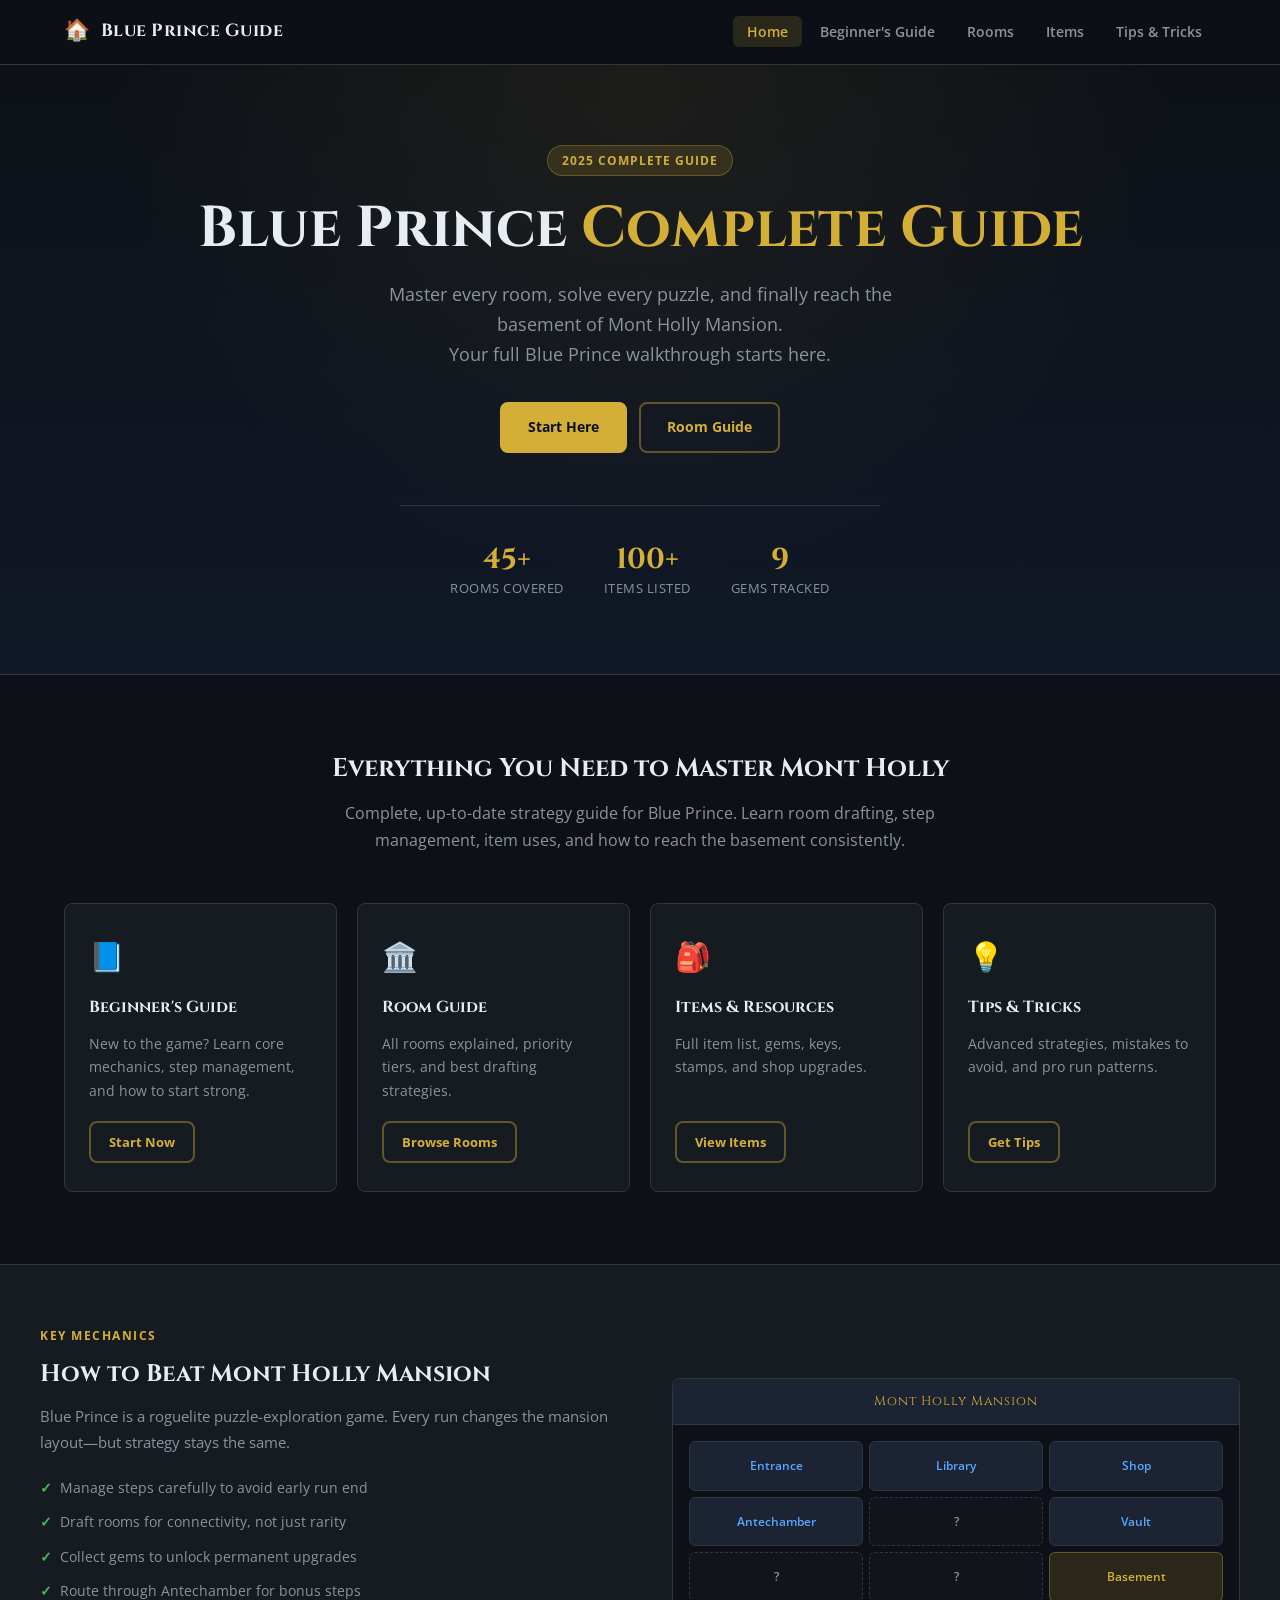
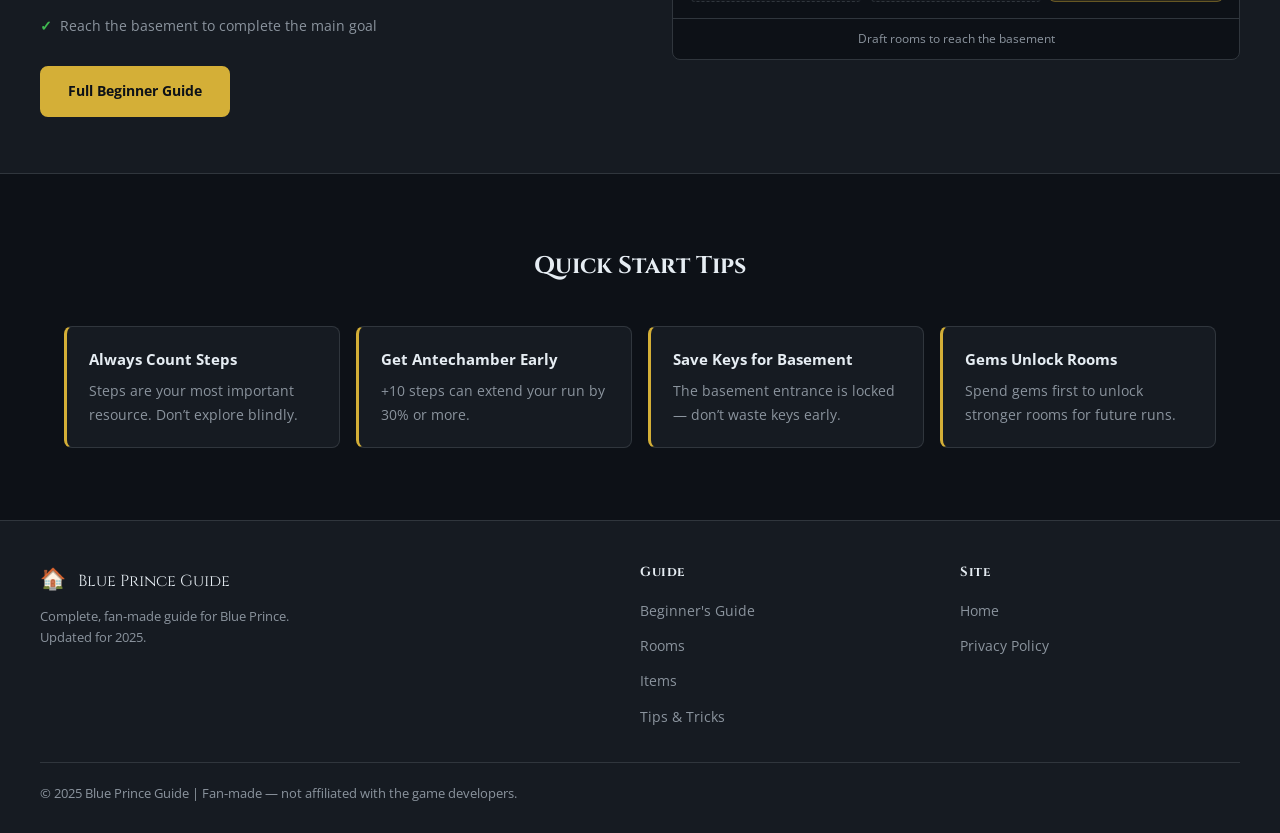
<file: index.html>
<!DOCTYPE html>
<html lang="en">
<head>
  <meta charset="UTF-8">
  <meta name="viewport" content="width=device-width, initial-scale=1.0">
  <title>Blue Prince Guide – Complete Walkthrough 2025</title>
  <meta name="description" content="Complete Blue Prince guide: rooms, items, gems, puzzles, and step-by-step walkthrough to reach the basement.">
  <link rel="stylesheet" href="style.css">
  <link rel="preconnect" href="https://fonts.googleapis.com">
  <link href="https://fonts.googleapis.com/css2?family=Cinzel:wght@400;600;700&family=Open+Sans:wght@400;600&display=swap" rel="stylesheet">
</head>
<body>

<!-- Header -->
<header class="site-header">
  <div class="header-inner">
    <div class="logo">
      <a href="index.html">
        <span class="logo-icon">🏠</span>
        <span class="logo-text">Blue Prince Guide</span>
      </a>
    </div>

    <button class="nav-toggle" id="navToggle" aria-label="Toggle menu">☰</button>

    <nav class="main-nav" id="mainNav">
      <ul>
        <li><a href="index.html" class="active">Home</a></li>
        <li><a href="beginners-guide.html">Beginner's Guide</a></li>
        <li><a href="rooms.html">Rooms</a></li>
        <li><a href="items.html">Items</a></li>
        <li><a href="tips.html">Tips & Tricks</a></li>
      </ul>
    </nav>
  </div>
</header>

<!-- Hero -->
<section class="hero">
  <div class="hero-badge">2025 Complete Guide</div>
  <h1>Blue Prince <span class="accent">Complete Guide</span></h1>
  <p class="hero-subtitle">Master every room, solve every puzzle, and finally reach the basement of Mont Holly Mansion.<br>Your full Blue Prince walkthrough starts here.</p>

  <div class="hero-buttons">
    <a href="beginners-guide.html" class="btn btn-primary">Start Here</a>
    <a href="rooms.html" class="btn btn-secondary">Room Guide</a>
  </div>

  <div class="hero-stats">
    <div class="stat-item">
      <strong>45+</strong>
      <span>Rooms Covered</span>
    </div>
    <div class="stat-item">
      <strong>100+</strong>
      <span>Items Listed</span>
    </div>
    <div class="stat-item">
      <strong>9</strong>
      <span>Gems Tracked</span>
    </div>
  </div>
</section>

<!-- Overview Cards -->
<section class="overview">
  <div class="container">
    <h2>Everything You Need to Master Mont Holly</h2>
    <p>Complete, up-to-date strategy guide for Blue Prince. Learn room drafting, step management, item uses, and how to reach the basement consistently.</p>

    <div class="card-grid">
      <a href="beginners-guide.html" class="guide-card">
        <div class="card-icon">📘</div>
        <h3>Beginner's Guide</h3>
        <p>New to the game? Learn core mechanics, step management, and how to start strong.</p>
        <span class="btn btn-secondary">Start Now</span>
      </a>

      <a href="rooms.html" class="guide-card">
        <div class="card-icon">🏛️</div>
        <h3>Room Guide</h3>
        <p>All rooms explained, priority tiers, and best drafting strategies.</p>
        <span class="btn btn-secondary">Browse Rooms</span>
      </a>

      <a href="items.html" class="guide-card">
        <div class="card-icon">🎒</div>
        <h3>Items & Resources</h3>
        <p>Full item list, gems, keys, stamps, and shop upgrades.</p>
        <span class="btn btn-secondary">View Items</span>
      </a>

      <a href="tips.html" class="guide-card">
        <div class="card-icon">💡</div>
        <h3>Tips & Tricks</h3>
        <p>Advanced strategies, mistakes to avoid, and pro run patterns.</p>
        <span class="btn btn-secondary">Get Tips</span>
      </a>
    </div>
  </div>
</section>

<!-- Feature Strip -->
<section class="feature-strip">
  <div class="feature-strip-inner">
    <div class="feature-text">
      <div class="label">Key Mechanics</div>
      <h2>How to Beat Mont Holly Mansion</h2>
      <p>Blue Prince is a roguelite puzzle-exploration game. Every run changes the mansion layout—but strategy stays the same.</p>
      <ul class="check-list">
        <li>Manage steps carefully to avoid early run end</li>
        <li>Draft rooms for connectivity, not just rarity</li>
        <li>Collect gems to unlock permanent upgrades</li>
        <li>Route through Antechamber for bonus steps</li>
        <li>Reach the basement to complete the main goal</li>
      </ul>
      <a href="beginners-guide.html" class="btn btn-primary">Full Beginner Guide</a>
    </div>

    <div class="mansion-visual">
      <div class="mansion-visual-header">Mont Holly Mansion</div>
      <div class="mansion-grid">
        <div class="room-cell filled">Entrance</div>
        <div class="room-cell filled">Library</div>
        <div class="room-cell filled">Shop</div>
        <div class="room-cell filled">Antechamber</div>
        <div class="room-cell empty">?</div>
        <div class="room-cell filled">Vault</div>
        <div class="room-cell empty">?</div>
        <div class="room-cell empty">?</div>
        <div class="room-cell goal">Basement</div>
      </div>
      <div class="mansion-visual-footer">Draft rooms to reach the basement</div>
    </div>
  </div>
</section>

<!-- Quick Tips -->
<section class="quick-tips">
  <div class="container">
    <h2>Quick Start Tips</h2>
    <div class="tips-grid">
      <div class="tip-card">
        <h4>Always Count Steps</h4>
        <p>Steps are your most important resource. Don’t explore blindly.</p>
      </div>
      <div class="tip-card">
        <h4>Get Antechamber Early</h4>
        <p>+10 steps can extend your run by 30% or more.</p>
      </div>
      <div class="tip-card">
        <h4>Save Keys for Basement</h4>
        <p>The basement entrance is locked — don’t waste keys early.</p>
      </div>
      <div class="tip-card">
        <h4>Gems Unlock Rooms</h4>
        <p>Spend gems first to unlock stronger rooms for future runs.</p>
      </div>
    </div>
  </div>
</section>

<!-- Footer -->
<footer class="site-footer">
  <div class="footer-inner">
    <div class="footer-brand">
      <span class="logo-icon">🏠</span>
      <span class="logo-text">Blue Prince Guide</span>
      <p>Complete, fan-made guide for Blue Prince. Updated for 2025.</p>
    </div>

    <div class="footer-col">
      <h4>Guide</h4>
      <ul>
        <li><a href="beginners-guide.html">Beginner's Guide</a></li>
        <li><a href="rooms.html">Rooms</a></li>
        <li><a href="items.html">Items</a></li>
        <li><a href="tips.html">Tips & Tricks</a></li>
      </ul>
    </div>

    <div class="footer-col">
      <h4>Site</h4>
      <ul>
        <li><a href="index.html">Home</a></li>
        <li><a href="privacy.html">Privacy Policy</a></li>
      </ul>
    </div>
  </div>

  <div class="footer-bottom">
    <p>© 2025 Blue Prince Guide | Fan-made — not affiliated with the game developers.</p>
  </div>
</footer>

<script src="script.js"></script>
</body>
</html>
</file>
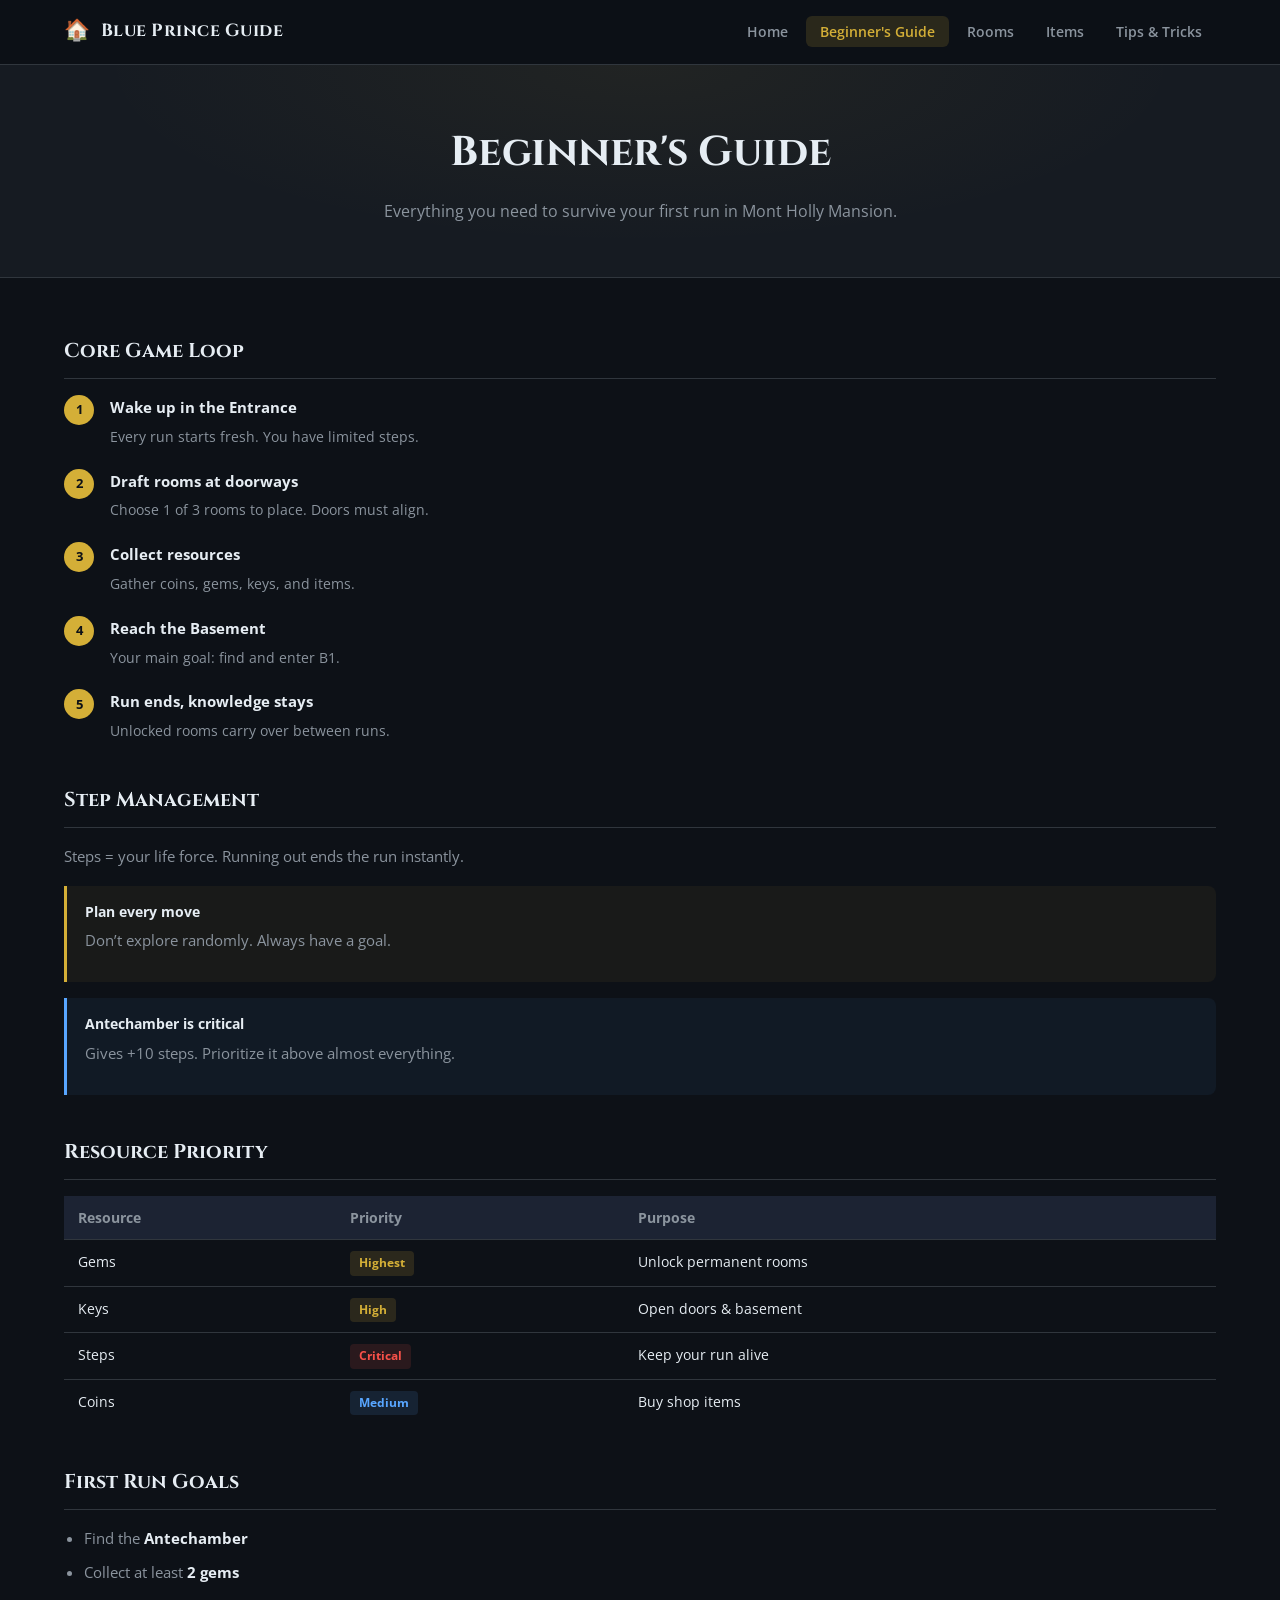
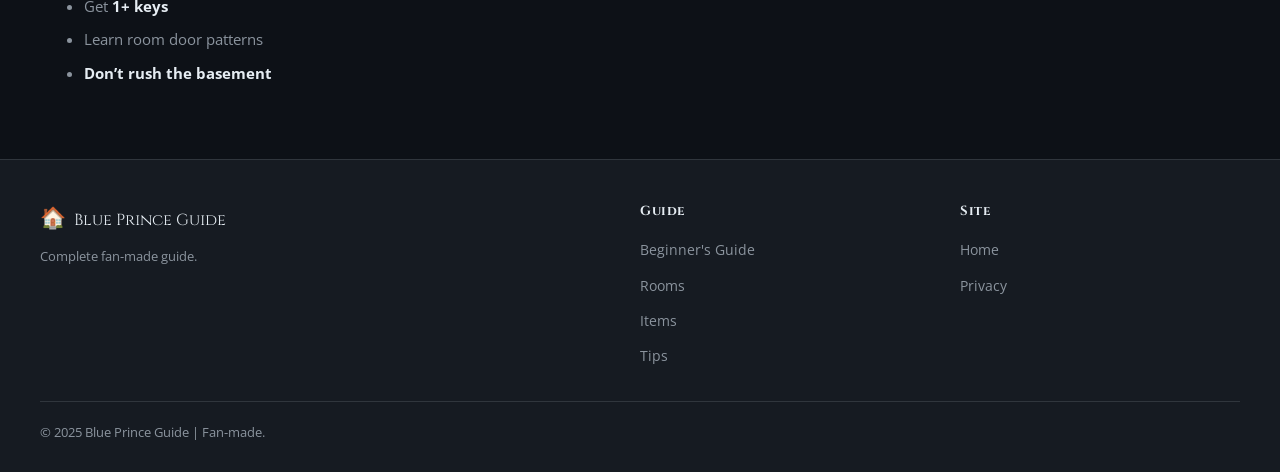
<file: beginners-guide.html>
<!DOCTYPE html>
<html lang="en">
<head>
  <meta charset="UTF-8">
  <meta name="viewport" content="width=device-width, initial-scale=1.0">
  <title>Beginner's Guide | Blue Prince Guide</title>
  <meta name="description" content="Blue Prince beginner guide: core loop, steps, drafting, resources, and first run strategy.">
  <link rel="stylesheet" href="style.css">
  <link rel="preconnect" href="https://fonts.googleapis.com">
  <link href="https://fonts.googleapis.com/css2?family=Cinzel:wght@400;600;700&family=Open+Sans:wght@400;600&display=swap" rel="stylesheet">
</head>
<body>

<header class="site-header">
  <div class="header-inner">
    <div class="logo">
      <a href="index.html">
        <span class="logo-icon">🏠</span>
        <span class="logo-text">Blue Prince Guide</span>
      </a>
    </div>
    <button class="nav-toggle" id="navToggle" aria-label="Toggle menu">☰</button>
    <nav class="main-nav" id="mainNav">
      <ul>
        <li><a href="index.html">Home</a></li>
        <li><a href="beginners-guide.html" class="active">Beginner's Guide</a></li>
        <li><a href="rooms.html">Rooms</a></li>
        <li><a href="items.html">Items</a></li>
        <li><a href="tips.html">Tips & Tricks</a></li>
      </ul>
    </nav>
  </div>
</header>

<section class="page-header">
  <h1>Beginner's Guide</h1>
  <p>Everything you need to survive your first run in Mont Holly Mansion.</p>
</section>

<div class="content container">
  <h2>Core Game Loop</h2>
  <div class="steps">
    <div class="step"><div class="step-num"></div><div class="step-content"><h4>Wake up in the Entrance</h4><p>Every run starts fresh. You have limited steps.</p></div></div>
    <div class="step"><div class="step-num"></div><div class="step-content"><h4>Draft rooms at doorways</h4><p>Choose 1 of 3 rooms to place. Doors must align.</p></div></div>
    <div class="step"><div class="step-num"></div><div class="step-content"><h4>Collect resources</h4><p>Gather coins, gems, keys, and items.</p></div></div>
    <div class="step"><div class="step-num"></div><div class="step-content"><h4>Reach the Basement</h4><p>Your main goal: find and enter B1.</p></div></div>
    <div class="step"><div class="step-num"></div><div class="step-content"><h4>Run ends, knowledge stays</h4><p>Unlocked rooms carry over between runs.</p></div></div>
  </div>

  <h2>Step Management</h2>
  <p>Steps = your life force. Running out ends the run instantly.</p>
  <div class="tip-box warning"><strong>Plan every move</strong><p>Don’t explore randomly. Always have a goal.</p></div>
  <div class="tip-box"><strong>Antechamber is critical</strong><p>Gives +10 steps. Prioritize it above almost everything.</p></div>

  <h2>Resource Priority</h2>
  <div class="table-wrap">
    <table>
      <tr><th>Resource</th><th>Priority</th><th>Purpose</th></tr>
      <tr><td>Gems</td><td><span class="badge badge-gold">Highest</span></td><td>Unlock permanent rooms</td></tr>
      <tr><td>Keys</td><td><span class="badge badge-gold">High</span></td><td>Open doors & basement</td></tr>
      <tr><td>Steps</td><td><span class="badge badge-red">Critical</span></td><td>Keep your run alive</td></tr>
      <tr><td>Coins</td><td><span class="badge badge-blue">Medium</span></td><td>Buy shop items</td></tr>
    </table>
  </div>

  <h2>First Run Goals</h2>
  <ul>
    <li>Find the <strong>Antechamber</strong></li>
    <li>Collect at least <strong>2 gems</strong></li>
    <li>Get <strong>1+ keys</strong></li>
    <li>Learn room door patterns</li>
    <li><strong>Don’t rush the basement</strong></li>
  </ul>
</div>

<footer class="site-footer">
  <div class="footer-inner">
    <div class="footer-brand"><span class="logo-icon">🏠</span><span class="logo-text">Blue Prince Guide</span><p>Complete fan-made guide.</p></div>
    <div class="footer-col"><h4>Guide</h4><ul><li><a href="beginners-guide.html">Beginner's Guide</a></li><li><a href="rooms.html">Rooms</a></li><li><a href="items.html">Items</a></li><li><a href="tips.html">Tips</a></li></ul></div>
    <div class="footer-col"><h4>Site</h4><ul><li><a href="index.html">Home</a></li><li><a href="privacy.html">Privacy</a></li></ul></div>
  </div>
  <div class="footer-bottom"><p>© 2025 Blue Prince Guide | Fan-made.</p></div>
</footer>

<script src="script.js"></script>
</body>
</html>
</file>
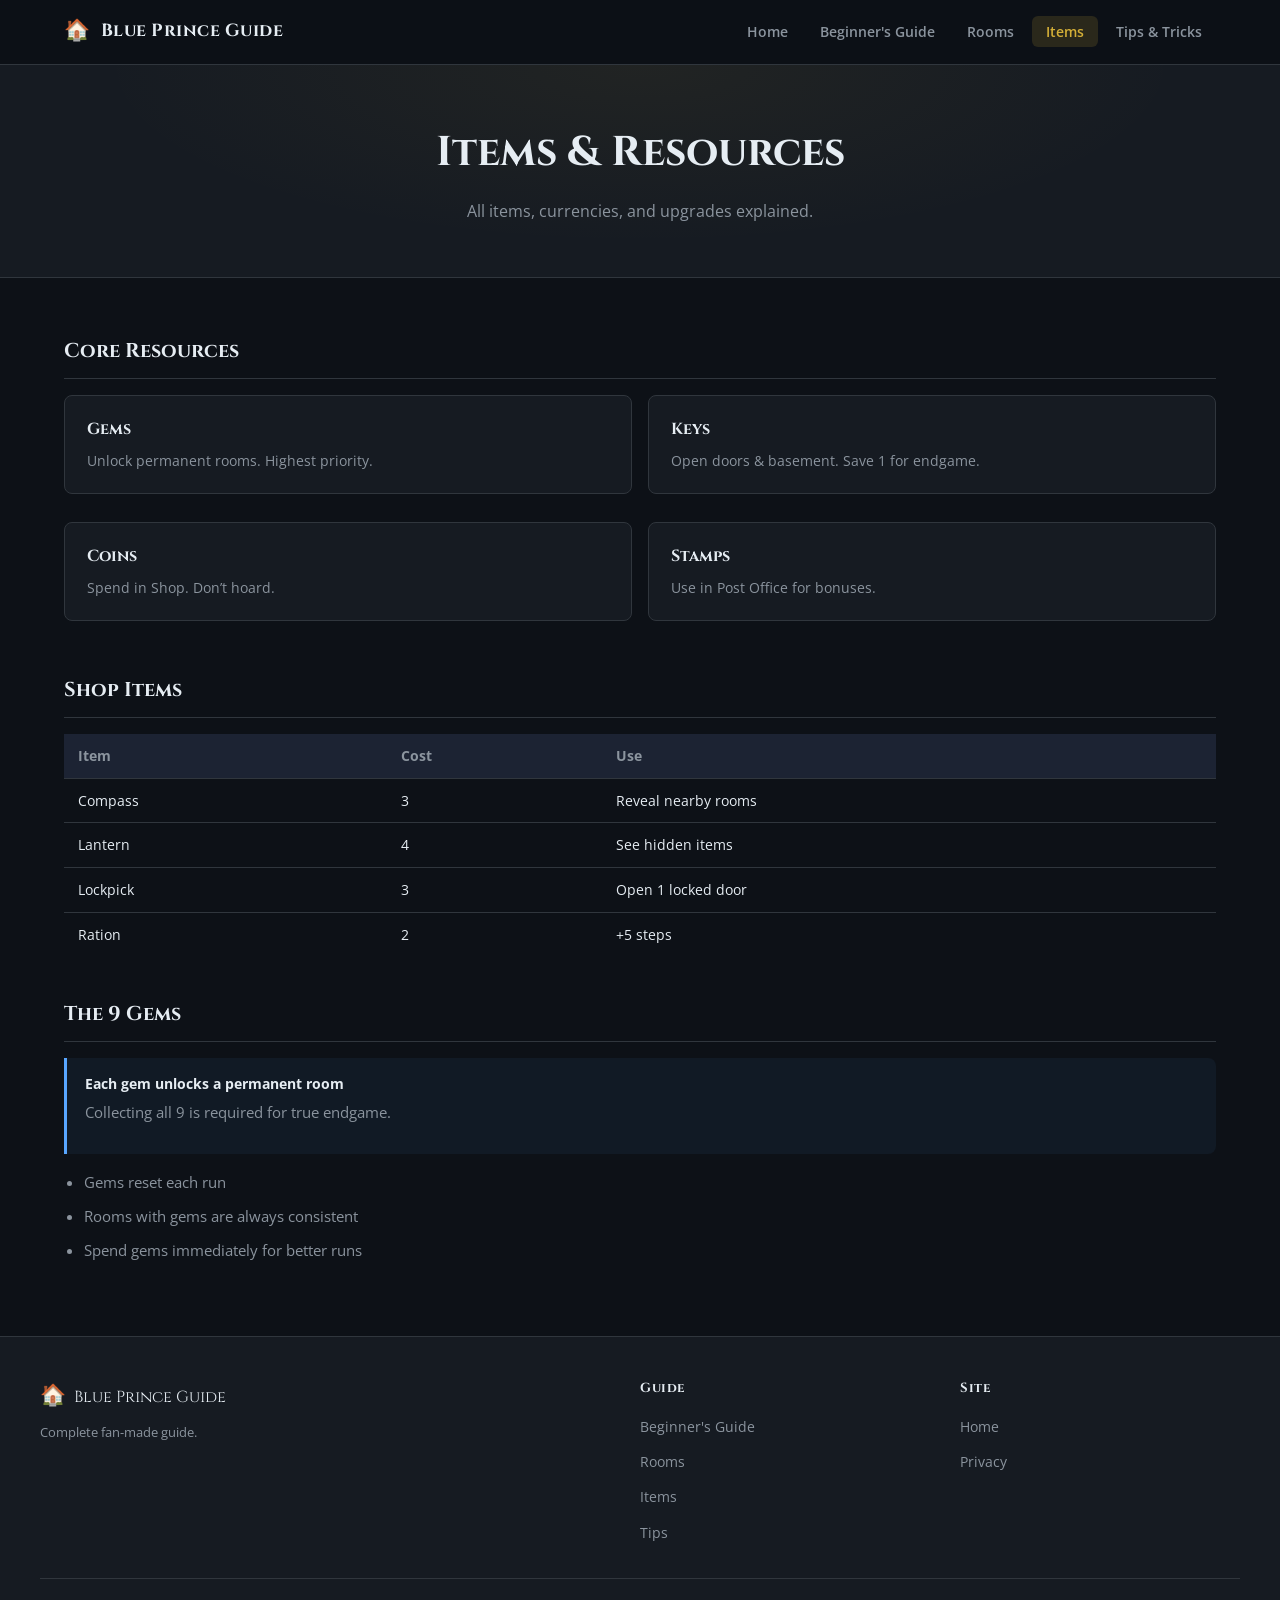
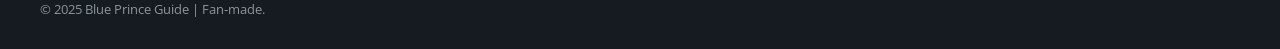
<file: items.html>
<!DOCTYPE html>
<html lang="en">
<head>
  <meta charset="UTF-8">
  <meta name="viewport" content="width=device-width, initial-scale=1.0">
  <title>Items & Resources | Blue Prince Guide</title>
  <meta name="description" content="Blue Prince items, gems, keys, coins, stamps, and shop upgrades.">
  <link rel="stylesheet" href="style.css">
  <link rel="preconnect" href="https://fonts.googleapis.com">
  <link href="https://fonts.googleapis.com/css2?family=Cinzel:wght@400;600;700&family=Open+Sans:wght@400;600&display=swap" rel="stylesheet">
</head>
<body>

<header class="site-header">
  <div class="header-inner">
    <div class="logo">
      <a href="index.html">
        <span class="logo-icon">🏠</span>
        <span class="logo-text">Blue Prince Guide</span>
      </a>
    </div>
    <button class="nav-toggle" id="navToggle" aria-label="Toggle menu">☰</button>
    <nav class="main-nav" id="mainNav">
      <ul>
        <li><a href="index.html">Home</a></li>
        <li><a href="beginners-guide.html">Beginner's Guide</a></li>
        <li><a href="rooms.html">Rooms</a></li>
        <li><a href="items.html" class="active">Items</a></li>
        <li><a href="tips.html">Tips & Tricks</a></li>
      </ul>
    </nav>
  </div>
</header>

<section class="page-header">
  <h1>Items & Resources</h1>
  <p>All items, currencies, and upgrades explained.</p>
</section>

<div class="content container">
  <h2>Core Resources</h2>
  <div class="two-col">
    <div class="room-card"><h3>Gems</h3><p>Unlock permanent rooms. Highest priority.</p></div>
    <div class="room-card"><h3>Keys</h3><p>Open doors & basement. Save 1 for endgame.</p></div>
    <div class="room-card"><h3>Coins</h3><p>Spend in Shop. Don’t hoard.</p></div>
    <div class="room-card"><h3>Stamps</h3><p>Use in Post Office for bonuses.</p></div>
  </div>

  <h2>Shop Items</h2>
  <div class="table-wrap">
    <table>
      <tr><th>Item</th><th>Cost</th><th>Use</th></tr>
      <tr><td>Compass</td><td>3</td><td>Reveal nearby rooms</td></tr>
      <tr><td>Lantern</td><td>4</td><td>See hidden items</td></tr>
      <tr><td>Lockpick</td><td>3</td><td>Open 1 locked door</td></tr>
      <tr><td>Ration</td><td>2</td><td>+5 steps</td></tr>
    </table>
  </div>

  <h2>The 9 Gems</h2>
  <div class="tip-box"><strong>Each gem unlocks a permanent room</strong><p>Collecting all 9 is required for true endgame.</p></div>
  <ul>
    <li>Gems reset each run</li>
    <li>Rooms with gems are always consistent</li>
    <li>Spend gems immediately for better runs</li>
  </ul>
</div>

<footer class="site-footer">
  <div class="footer-inner">
    <div class="footer-brand"><span class="logo-icon">🏠</span><span class="logo-text">Blue Prince Guide</span><p>Complete fan-made guide.</p></div>
    <div class="footer-col"><h4>Guide</h4><ul><li><a href="beginners-guide.html">Beginner's Guide</a></li><li><a href="rooms.html">Rooms</a></li><li><a href="items.html">Items</a></li><li><a href="tips.html">Tips</a></li></ul></div>
    <div class="footer-col"><h4>Site</h4><ul><li><a href="index.html">Home</a></li><li><a href="privacy.html">Privacy</a></li></ul></div>
  </div>
  <div class="footer-bottom"><p>© 2025 Blue Prince Guide | Fan-made.</p></div>
</footer>

<script src="script.js"></script>
</body>
</html>
</file>
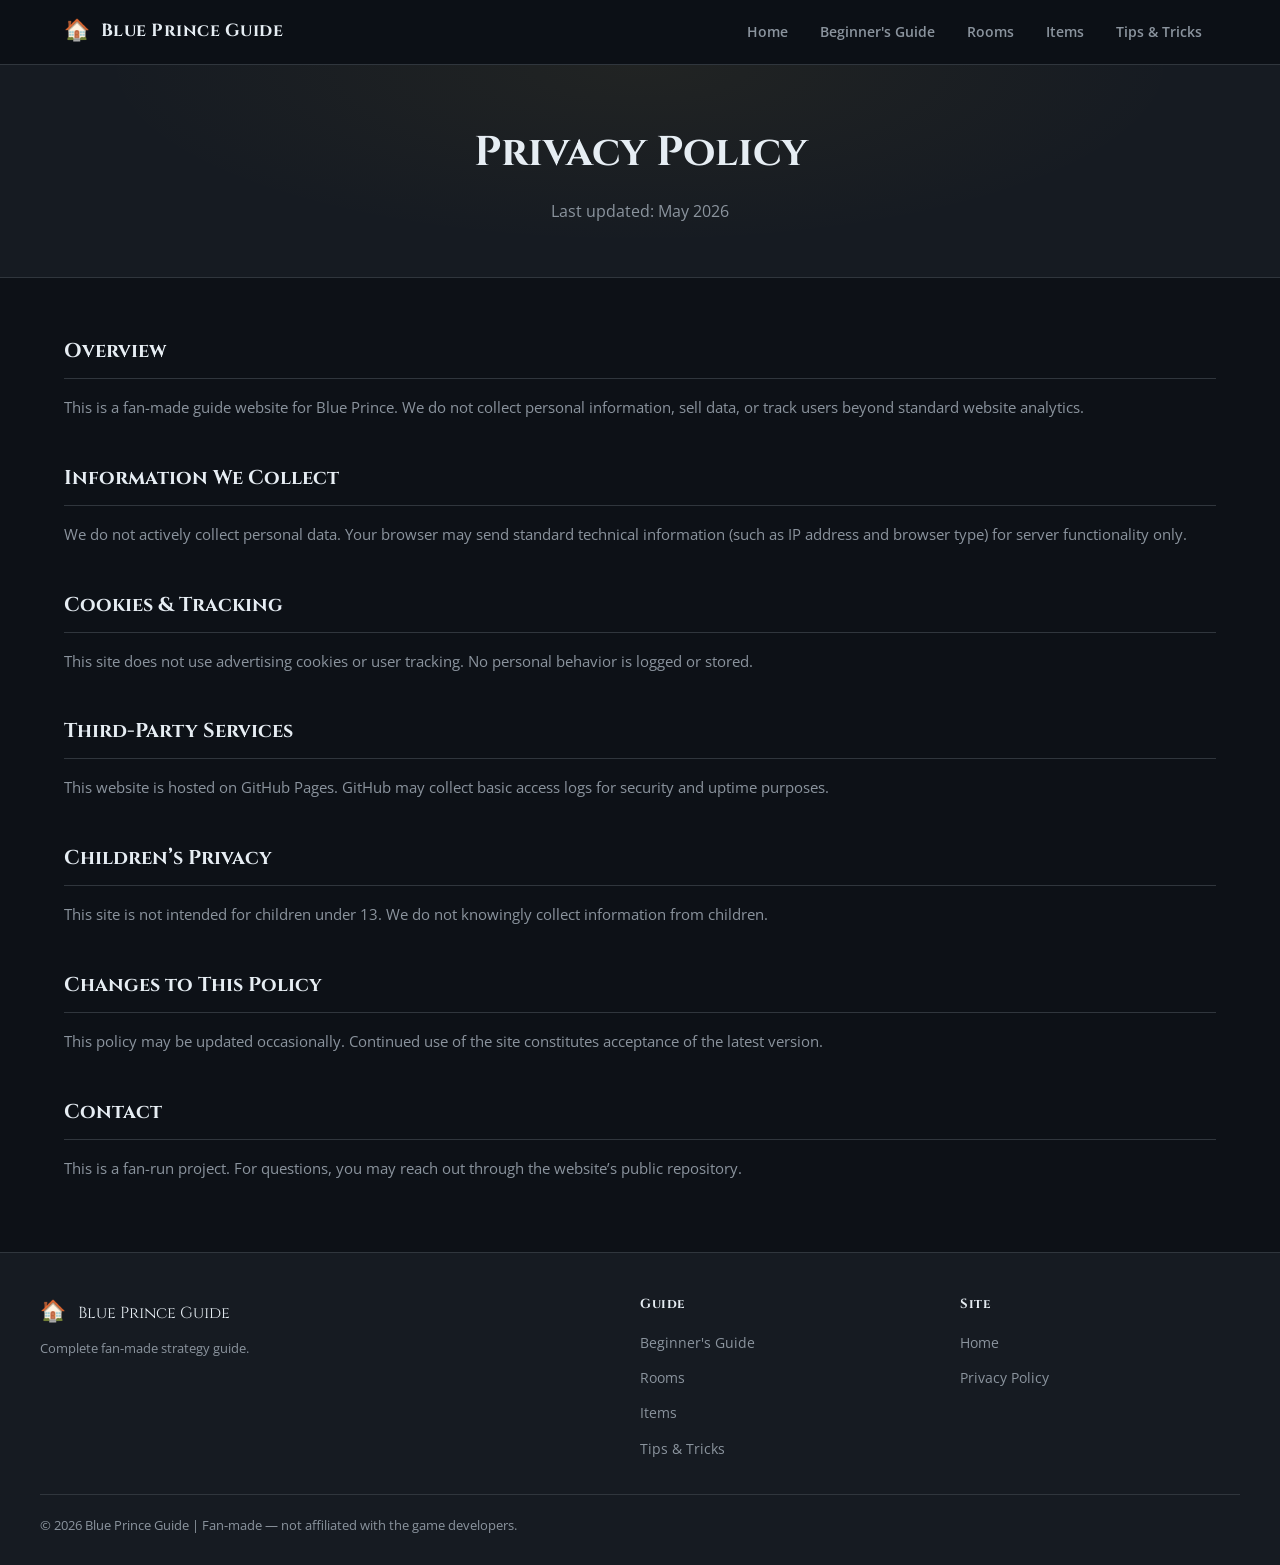
<file: privacy.html>
<!DOCTYPE html>
<html lang="en">
<head>
  <meta charset="UTF-8">
  <meta name="viewport" content="width=device-width, initial-scale=1.0">
  <title>Privacy Policy | Blue Prince Guide</title>
  <meta name="description" content="Privacy policy for Blue Prince Guide.">
  <link rel="stylesheet" href="style.css">
  <link rel="preconnect" href="https://fonts.googleapis.com">
  <link href="https://fonts.googleapis.com/css2?family=Cinzel:wght@400;600;700&family=Open+Sans:wght@400;600&display=swap" rel="stylesheet">
</head>
<body>

<header class="site-header">
  <div class="header-inner">
    <div class="logo">
      <a href="index.html">
        <span class="logo-icon">🏠</span>
        <span class="logo-text">Blue Prince Guide</span>
      </a>
    </div>
    <button class="nav-toggle" id="navToggle" aria-label="Toggle menu">☰</button>
    <nav class="main-nav" id="mainNav">
      <ul>
        <li><a href="index.html">Home</a></li>
        <li><a href="beginners-guide.html">Beginner's Guide</a></li>
        <li><a href="rooms.html">Rooms</a></li>
        <li><a href="items.html">Items</a></li>
        <li><a href="tips.html">Tips & Tricks</a></li>
      </ul>
    </nav>
  </div>
</header>

<section class="page-header">
  <h1>Privacy Policy</h1>
  <p>Last updated: May 2026</p>
</section>

<div class="content container">
  <h2>Overview</h2>
  <p>This is a fan-made guide website for Blue Prince. We do not collect personal information, sell data, or track users beyond standard website analytics.</p>

  <h2>Information We Collect</h2>
  <p>We do not actively collect personal data. Your browser may send standard technical information (such as IP address and browser type) for server functionality only.</p>

  <h2>Cookies & Tracking</h2>
  <p>This site does not use advertising cookies or user tracking. No personal behavior is logged or stored.</p>

  <h2>Third-Party Services</h2>
  <p>This website is hosted on GitHub Pages. GitHub may collect basic access logs for security and uptime purposes.</p>

  <h2>Children’s Privacy</h2>
  <p>This site is not intended for children under 13. We do not knowingly collect information from children.</p>

  <h2>Changes to This Policy</h2>
  <p>This policy may be updated occasionally. Continued use of the site constitutes acceptance of the latest version.</p>

  <h2>Contact</h2>
  <p>This is a fan-run project. For questions, you may reach out through the website’s public repository.</p>
</div>

<footer class="site-footer">
  <div class="footer-inner">
    <div class="footer-brand">
      <span class="logo-icon">🏠</span>
      <span class="logo-text">Blue Prince Guide</span>
      <p>Complete fan-made strategy guide.</p>
    </div>
    <div class="footer-col">
      <h4>Guide</h4>
      <ul>
        <li><a href="beginners-guide.html">Beginner's Guide</a></li>
        <li><a href="rooms.html">Rooms</a></li>
        <li><a href="items.html">Items</a></li>
        <li><a href="tips.html">Tips & Tricks</a></li>
      </ul>
    </div>
    <div class="footer-col">
      <h4>Site</h4>
      <ul>
        <li><a href="index.html">Home</a></li>
        <li><a href="privacy.html">Privacy Policy</a></li>
      </ul>
    </div>
  </div>
  <div class="footer-bottom">
    <p>© 2026 Blue Prince Guide | Fan-made — not affiliated with the game developers.</p>
  </div>
</footer>

<script src="script.js"></script>
</body>
</html>
</file>
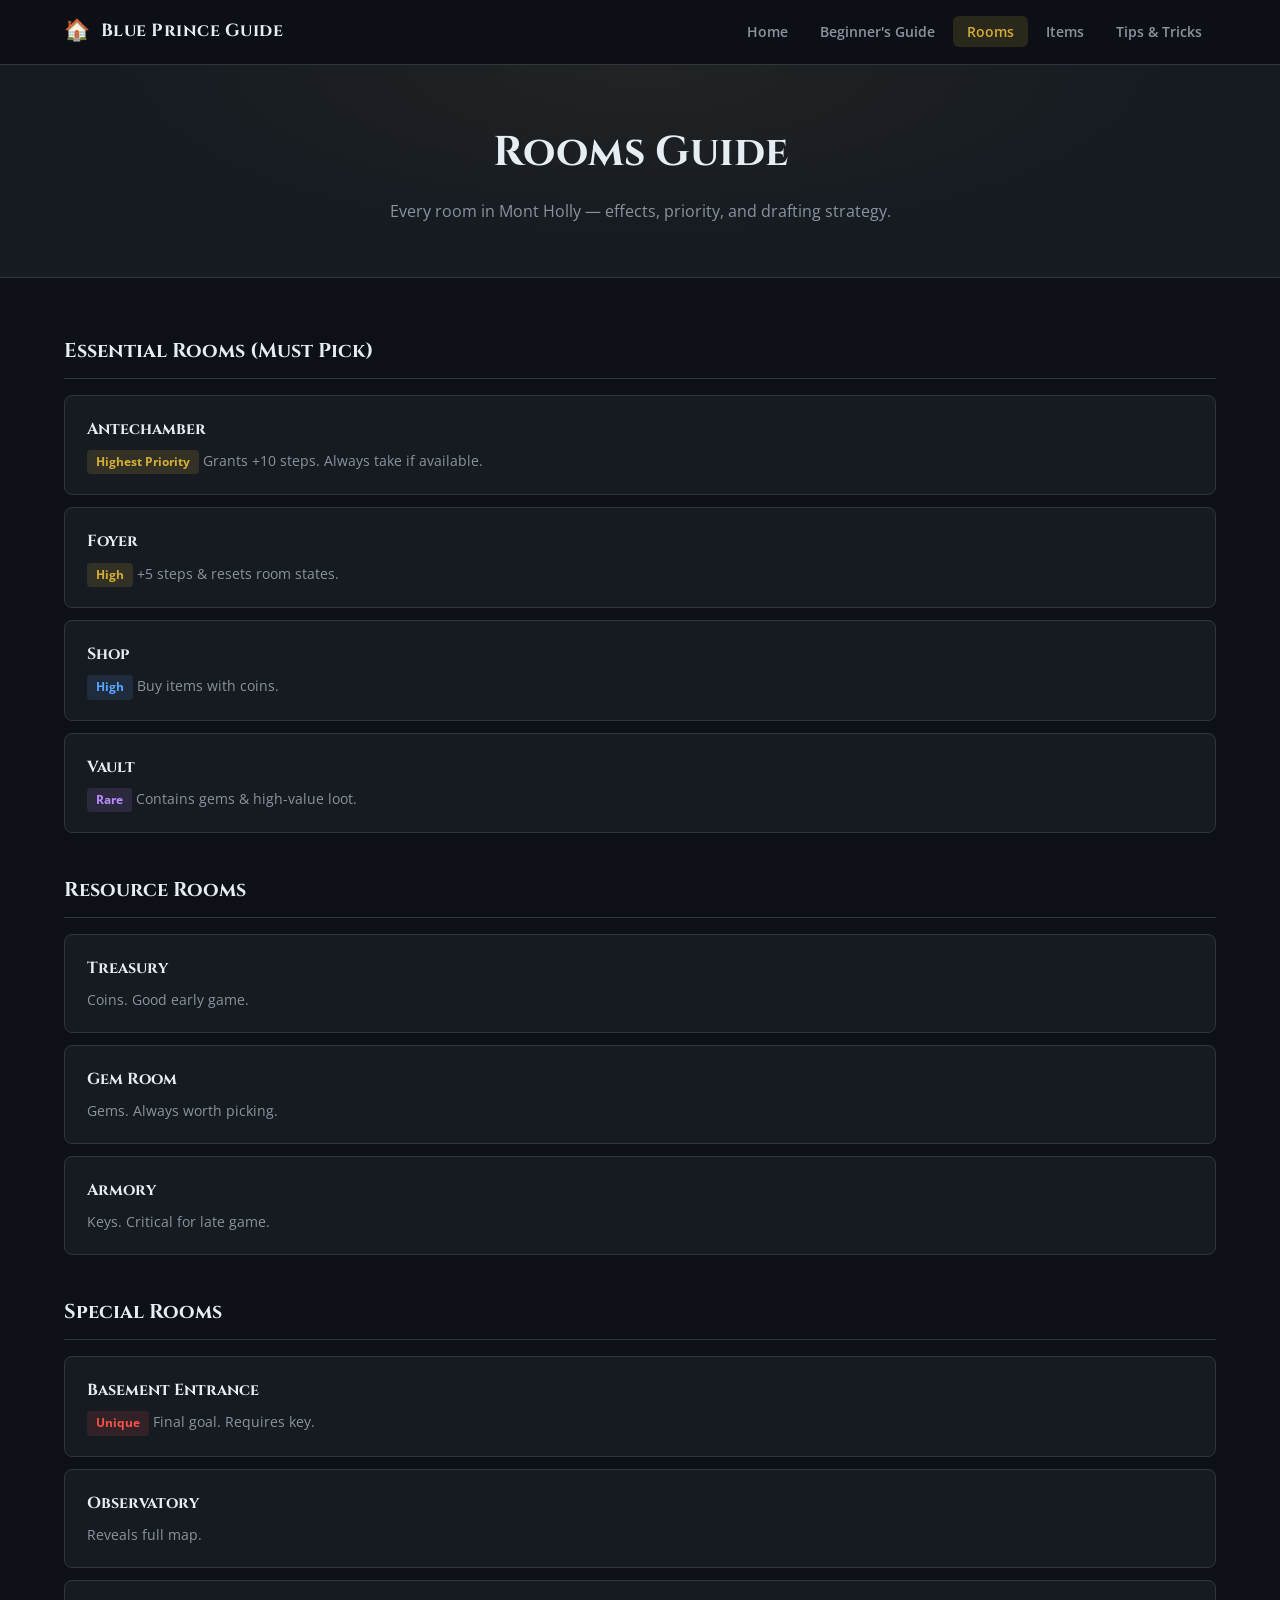
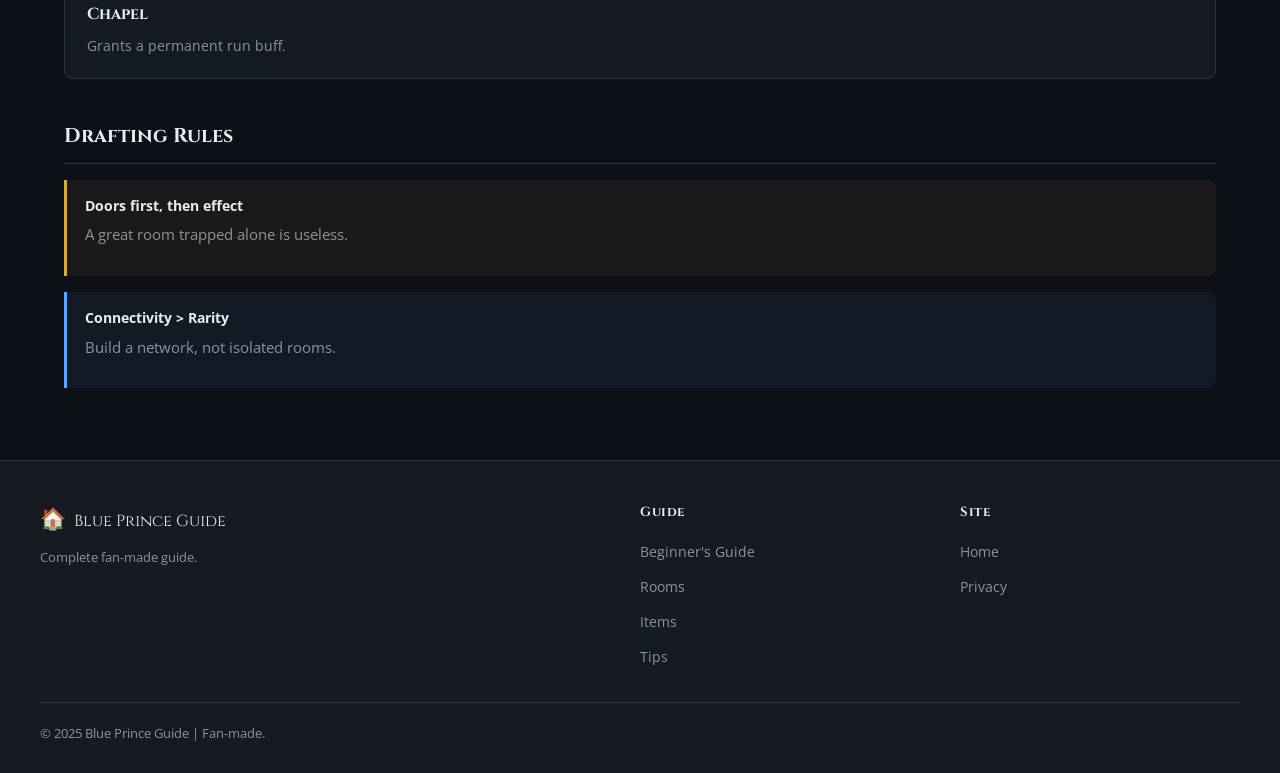
<file: rooms.html>
<!DOCTYPE html>
<html lang="en">
<head>
  <meta charset="UTF-8">
  <meta name="viewport" content="width=device-width, initial-scale=1.0">
  <title>Rooms Guide | Blue Prince Guide</title>
  <meta name="description" content="All Blue Prince rooms: tier list, effects, drafting strategy, and priority.">
  <link rel="stylesheet" href="style.css">
  <link rel="preconnect" href="https://fonts.googleapis.com">
  <link href="https://fonts.googleapis.com/css2?family=Cinzel:wght@400;600;700&family=Open+Sans:wght@400;600&display=swap" rel="stylesheet">
</head>
<body>

<header class="site-header">
  <div class="header-inner">
    <div class="logo">
      <a href="index.html">
        <span class="logo-icon">🏠</span>
        <span class="logo-text">Blue Prince Guide</span>
      </a>
    </div>
    <button class="nav-toggle" id="navToggle" aria-label="Toggle menu">☰</button>
    <nav class="main-nav" id="mainNav">
      <ul>
        <li><a href="index.html">Home</a></li>
        <li><a href="beginners-guide.html">Beginner's Guide</a></li>
        <li><a href="rooms.html" class="active">Rooms</a></li>
        <li><a href="items.html">Items</a></li>
        <li><a href="tips.html">Tips & Tricks</a></li>
      </ul>
    </nav>
  </div>
</header>

<section class="page-header">
  <h1>Rooms Guide</h1>
  <p>Every room in Mont Holly — effects, priority, and drafting strategy.</p>
</section>

<div class="content container">
  <h2>Essential Rooms (Must Pick)</h2>
  <div class="room-card"><h3>Antechamber</h3><p><span class="badge badge-gold">Highest Priority</span> Grants +10 steps. Always take if available.</p></div>
  <div class="room-card"><h3>Foyer</h3><p><span class="badge badge-gold">High</span> +5 steps & resets room states.</p></div>
  <div class="room-card"><h3>Shop</h3><p><span class="badge badge-blue">High</span> Buy items with coins.</p></div>
  <div class="room-card"><h3>Vault</h3><p><span class="badge badge-purple">Rare</span> Contains gems & high-value loot.</p></div>

  <h2>Resource Rooms</h2>
  <div class="room-card"><h3>Treasury</h3><p>Coins. Good early game.</p></div>
  <div class="room-card"><h3>Gem Room</h3><p>Gems. Always worth picking.</p></div>
  <div class="room-card"><h3>Armory</h3><p>Keys. Critical for late game.</p></div>

  <h2>Special Rooms</h2>
  <div class="room-card"><h3>Basement Entrance</h3><p><span class="badge badge-red">Unique</span> Final goal. Requires key.</p></div>
  <div class="room-card"><h3>Observatory</h3><p>Reveals full map.</p></div>
  <div class="room-card"><h3>Chapel</h3><p>Grants a permanent run buff.</p></div>

  <h2>Drafting Rules</h2>
  <div class="tip-box warning"><strong>Doors first, then effect</strong><p>A great room trapped alone is useless.</p></div>
  <div class="tip-box"><strong>Connectivity > Rarity</strong><p>Build a network, not isolated rooms.</p></div>
</div>

<footer class="site-footer">
  <div class="footer-inner">
    <div class="footer-brand"><span class="logo-icon">🏠</span><span class="logo-text">Blue Prince Guide</span><p>Complete fan-made guide.</p></div>
    <div class="footer-col"><h4>Guide</h4><ul><li><a href="beginners-guide.html">Beginner's Guide</a></li><li><a href="rooms.html">Rooms</a></li><li><a href="items.html">Items</a></li><li><a href="tips.html">Tips</a></li></ul></div>
    <div class="footer-col"><h4>Site</h4><ul><li><a href="index.html">Home</a></li><li><a href="privacy.html">Privacy</a></li></ul></div>
  </div>
  <div class="footer-bottom"><p>© 2025 Blue Prince Guide | Fan-made.</p></div>
</footer>

<script src="script.js"></script>
</body>
</html>
</file>
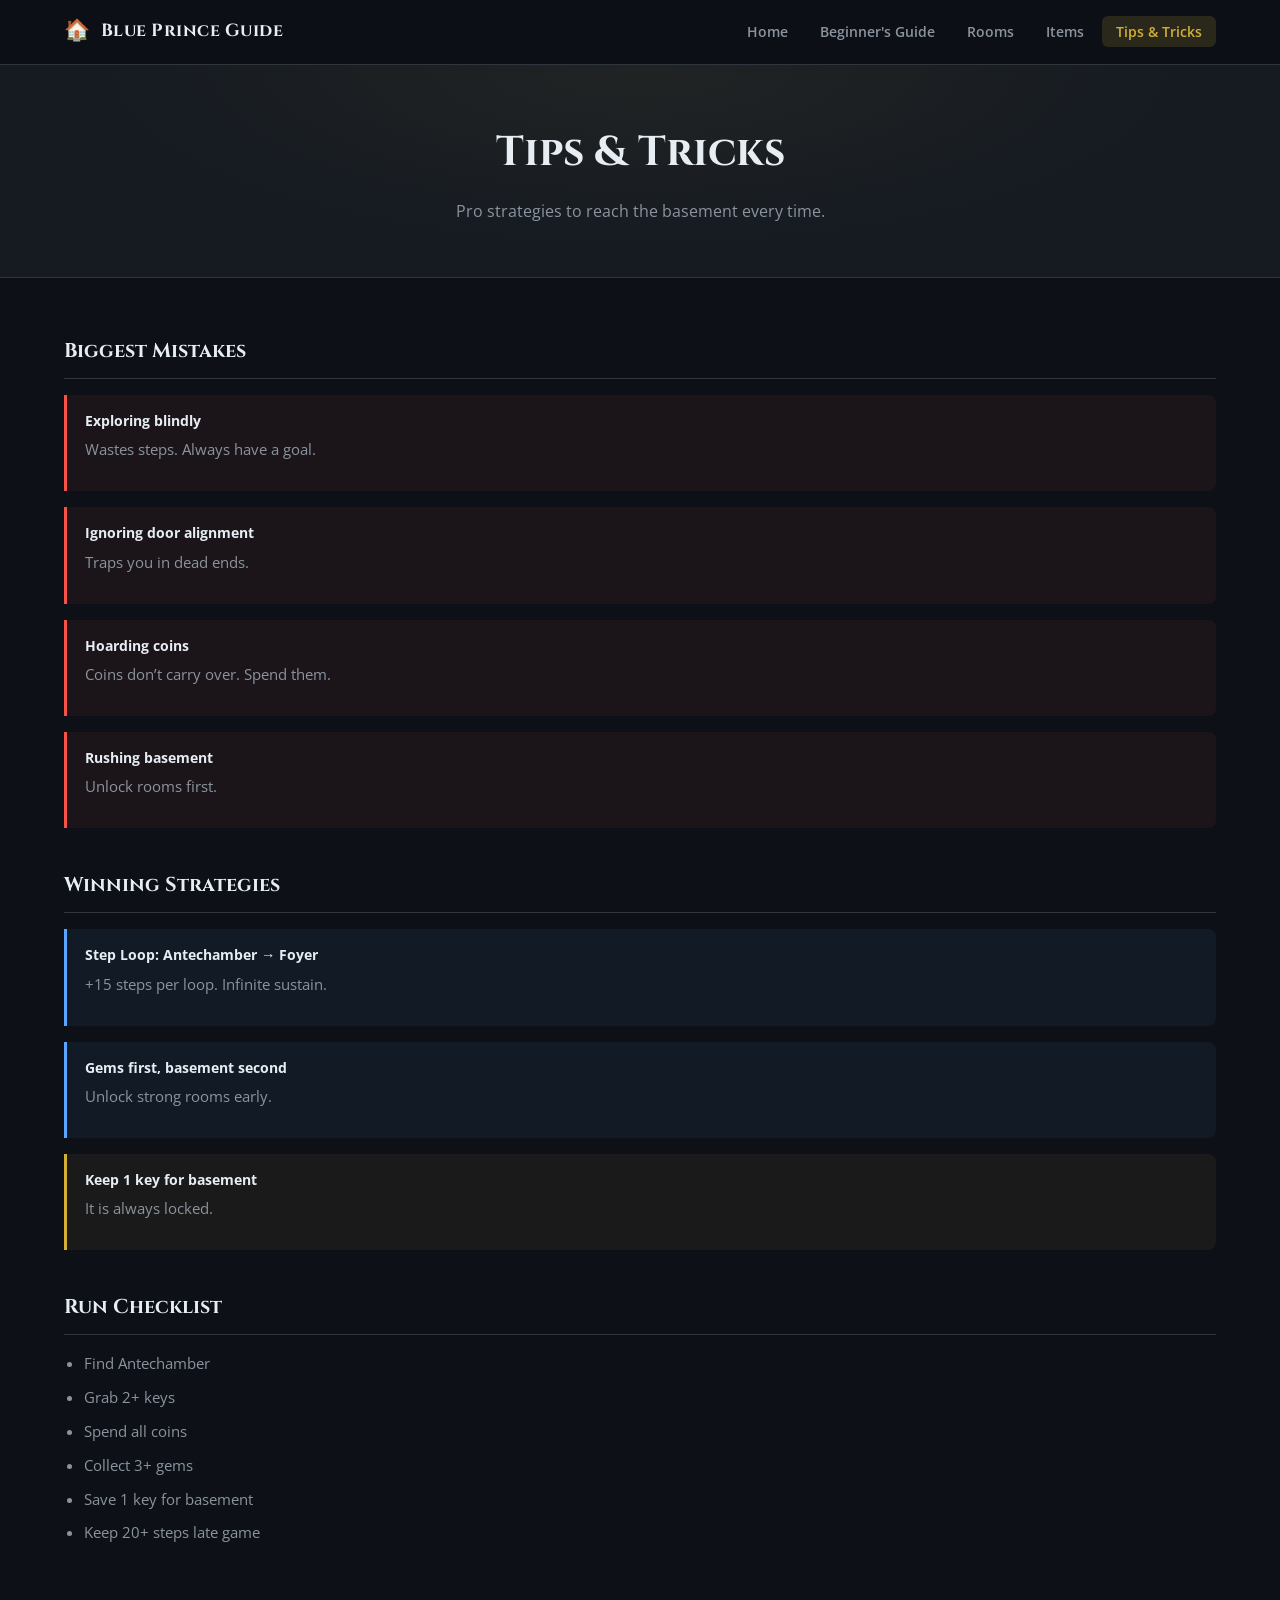
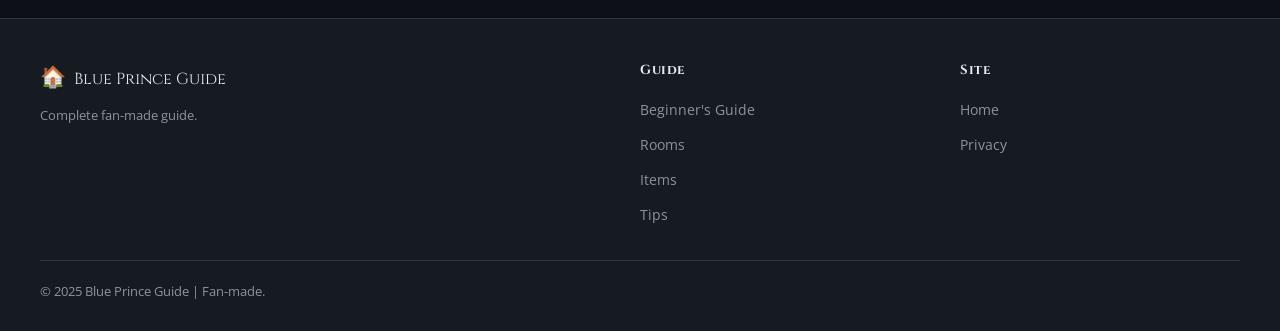
<file: tips.html>
<!DOCTYPE html>
<html lang="en">
<head>
  <meta charset="UTF-8">
  <meta name="viewport" content="width=device-width, initial-scale=1.0">
  <title>Tips & Tricks | Blue Prince Guide</title>
  <meta name="description" content="Pro tips for Blue Prince: mistakes to avoid, step loops, gem strategy, and basement route.">
  <link rel="stylesheet" href="style.css">
  <link rel="preconnect" href="https://fonts.googleapis.com">
  <link href="https://fonts.googleapis.com/css2?family=Cinzel:wght@400;600;700&family=Open+Sans:wght@400;600&display=swap" rel="stylesheet">
</head>
<body>

<header class="site-header">
  <div class="header-inner">
    <div class="logo">
      <a href="index.html">
        <span class="logo-icon">🏠</span>
        <span class="logo-text">Blue Prince Guide</span>
      </a>
    </div>
    <button class="nav-toggle" id="navToggle" aria-label="Toggle menu">☰</button>
    <nav class="main-nav" id="mainNav">
      <ul>
        <li><a href="index.html">Home</a></li>
        <li><a href="beginners-guide.html">Beginner's Guide</a></li>
        <li><a href="rooms.html">Rooms</a></li>
        <li><a href="items.html">Items</a></li>
        <li><a href="tips.html" class="active">Tips & Tricks</a></li>
      </ul>
    </nav>
  </div>
</header>

<section class="page-header">
  <h1>Tips & Tricks</h1>
  <p>Pro strategies to reach the basement every time.</p>
</section>

<div class="content container">
  <h2>Biggest Mistakes</h2>
  <div class="tip-box danger"><strong>Exploring blindly</strong><p>Wastes steps. Always have a goal.</p></div>
  <div class="tip-box danger"><strong>Ignoring door alignment</strong><p>Traps you in dead ends.</p></div>
  <div class="tip-box danger"><strong>Hoarding coins</strong><p>Coins don’t carry over. Spend them.</p></div>
  <div class="tip-box danger"><strong>Rushing basement</strong><p>Unlock rooms first.</p></div>

  <h2>Winning Strategies</h2>
  <div class="tip-box"><strong>Step Loop: Antechamber → Foyer</strong><p>+15 steps per loop. Infinite sustain.</p></div>
  <div class="tip-box"><strong>Gems first, basement second</strong><p>Unlock strong rooms early.</p></div>
  <div class="tip-box warning"><strong>Keep 1 key for basement</strong><p>It is always locked.</p></div>

  <h2>Run Checklist</h2>
  <ul>
    <li>Find Antechamber</li>
    <li>Grab 2+ keys</li>
    <li>Spend all coins</li>
    <li>Collect 3+ gems</li>
    <li>Save 1 key for basement</li>
    <li>Keep 20+ steps late game</li>
  </ul>
</div>

<footer class="site-footer">
  <div class="footer-inner">
    <div class="footer-brand"><span class="logo-icon">🏠</span><span class="logo-text">Blue Prince Guide</span><p>Complete fan-made guide.</p></div>
    <div class="footer-col"><h4>Guide</h4><ul><li><a href="beginners-guide.html">Beginner's Guide</a></li><li><a href="rooms.html">Rooms</a></li><li><a href="items.html">Items</a></li><li><a href="tips.html">Tips</a></li></ul></div>
    <div class="footer-col"><h4>Site</h4><ul><li><a href="index.html">Home</a></li><li><a href="privacy.html">Privacy</a></li></ul></div>
  </div>
  <div class="footer-bottom"><p>© 2025 Blue Prince Guide | Fan-made.</p></div>
</footer>

<script src="script.js"></script>
</body>
</html>
</file>
<file: style.css>
/* ===== Reset & Base ===== */
*,*::before,*::after{margin:0;padding:0;box-sizing:border-box}
:root{
--bg:#0d1117;
--bg-card:#161b22;
--bg-card2:#1c2333;
--border:#30363d;
--gold:#d4af37;
--gold-light:#e8c84a;
--gold-glow:rgba(212,175,55,0.15);
--blue:#58a6ff;
--green:#3fb950;
--red:#f85149;
--purple:#bc8cff;
--text:#e6edf3;
--text-muted:#8b949e;
--radius:8px;
--shadow:0 8px 32px rgba(0,0,0,0.5);
--font-head:'Cinzel',serif;
--font-body:'Open Sans',sans-serif;
}
html{scroll-behavior:smooth}
body{font-family:var(--font-body);background:var(--bg);color:var(--text);line-height:1.7;min-height:100vh}
a{color:var(--gold);text-decoration:none;transition:all 0.2s ease}
a:hover{color:var(--gold-light)}
img{max-width:100%;display:block}

/* ===== Header / Nav ===== */
.site-header{background:rgba(13,17,23,0.96);backdrop-filter:blur(12px);border-bottom:1px solid var(--border);position:sticky;top:0;z-index:200}
.header-inner{display:flex;align-items:center;justify-content:space-between;height:64px;max-width:1200px;margin:0 auto;padding:0 24px}
.logo a{display:flex;align-items:center;gap:10px;color:var(--text);font-family:var(--font-head);font-size:1.1rem;font-weight:700;letter-spacing:0.5px}
.logo a:hover{color:var(--gold)}
.logo-icon{font-size:1.3rem}
.main-nav ul{display:flex;list-style:none;gap:4px}
.main-nav a{color:var(--text-muted);font-size:0.875rem;font-weight:600;padding:6px 14px;border-radius:6px;transition:all 0.2s}
.main-nav a:hover{color:var(--text);background:var(--bg-card2)}
.main-nav a.active{color:var(--gold);background:var(--gold-glow)}
.nav-toggle{display:none;background:none;border:1px solid var(--border);color:var(--text);font-size:1.1rem;cursor:pointer;padding:6px 10px;border-radius:6px}

/* ===== Hero ===== */
.hero{background:radial-gradient(ellipse at 50% 0%, rgba(212,175,55,0.08) 0%, transparent 60%), linear-gradient(180deg, #0d1117 0%, #111827 100%);border-bottom:1px solid var(--border);padding:80px 24px 72px;text-align:center}
.hero-badge{display:inline-block;background:var(--gold-glow);color:var(--gold);border:1px solid rgba(212,175,55,0.3);padding:4px 14px;border-radius:20px;font-size:0.78rem;font-weight:700;letter-spacing:1px;text-transform:uppercase;margin-bottom:20px}
.hero h1{font-family:var(--font-head);font-size:clamp(2.2rem,5vw,3.6rem);color:var(--text);line-height:1.15;margin-bottom:18px}
.accent{color:var(--gold)}
.hero-subtitle{font-size:1.1rem;color:var(--text-muted);max-width:560px;margin:0 auto 32px}
.hero-buttons{display:flex;gap:12px;justify-content:center;flex-wrap:wrap;margin-bottom:52px}
.hero-stats{display:flex;gap:40px;justify-content:center;flex-wrap:wrap;padding-top:40px;border-top:1px solid var(--border);max-width:480px;margin:0 auto}
.stat-item{text-align:center}
.stat-item strong{display:block;font-family:var(--font-head);font-size:1.8rem;color:var(--gold);line-height:1}
.stat-item span{font-size:0.8rem;color:var(--text-muted);text-transform:uppercase;letter-spacing:0.5px}

/* ===== Buttons ===== */
.btn{display:inline-block;padding:11px 26px;border-radius:var(--radius);font-family:var(--font-body);font-weight:700;font-size:0.9rem;cursor:pointer;border:2px solid transparent;transition:all 0.2s}
.btn-primary{background:var(--gold);color:#0d1117;border-color:var(--gold)}
.btn-primary:hover{background:var(--gold-light);border-color:var(--gold-light);transform:translateY(-1px);box-shadow:0 4px 16px rgba(212,175,55,0.3)}
.btn-secondary{background:transparent;color:var(--gold);border-color:rgba(212,175,55,0.4)}
.btn-secondary:hover{background:var(--gold-glow);border-color:var(--gold);transform:translateY(-1px)}

/* ===== Container ===== */
.container{max-width:1200px;margin:0 auto;padding:0 24px}

/* ===== Overview Cards ===== */
.overview{padding:72px 24px}
.overview > .container > h2{font-family:var(--font-head);font-size:1.6rem;text-align:center;margin-bottom:10px}
.overview > .container > p{text-align:center;color:var(--text-muted);max-width:600px;margin:0 auto 48px}
.card-grid{display:grid;grid-template-columns:repeat(auto-fit,minmax(260px,1fr));gap:20px}
.guide-card{background:var(--bg-card);border:1px solid var(--border);border-radius:var(--radius);padding:28px 24px;transition:all 0.2s;display:flex;flex-direction:column;gap:10px}
.guide-card:hover{border-color:rgba(212,175,55,0.4);transform:translateY(-3px);box-shadow:var(--shadow)}
.guide-card .card-icon{font-size:1.8rem;margin-bottom:4px}
.guide-card h3{font-family:var(--font-head);font-size:1rem;color:var(--text)}
.guide-card p{color:var(--text-muted);font-size:0.875rem;flex:1}
.guide-card .btn{align-self:flex-start;margin-top:8px;font-size:0.82rem;padding:8px 18px}

/* ===== Feature Strip ===== */
.feature-strip{background:var(--bg-card);border-top:1px solid var(--border);border-bottom:1px solid var(--border);padding:56px 24px}
.feature-strip-inner{max-width:1200px;margin:0 auto;display:grid;grid-template-columns:1fr 1fr;gap:64px;align-items:center}
.feature-text .label{display:inline-block;color:var(--gold);font-size:0.75rem;font-weight:700;letter-spacing:1.5px;text-transform:uppercase;margin-bottom:12px}
.feature-text h2{font-family:var(--font-head);font-size:1.5rem;margin-bottom:14px;line-height:1.3}
.feature-text p{color:var(--text-muted);margin-bottom:20px;font-size:0.95rem}
.check-list{list-style:none;display:flex;flex-direction:column;gap:10px;margin-bottom:28px}
.check-list li{color:var(--text-muted);font-size:0.9rem;display:flex;align-items:flex-start;gap:8px}
.check-list li::before{content:'✓';color:var(--green);font-weight:700}

/* ===== Mansion Visual ===== */
.mansion-visual{background:var(--bg);border:1px solid var(--border);border-radius:var(--radius);overflow:hidden}
.mansion-visual-header{background:var(--bg-card2);padding:12px 18px;font-family:var(--font-head);font-size:0.8rem;color:var(--gold);letter-spacing:1px;text-align:center;border-bottom:1px solid var(--border)}
.mansion-grid{display:grid;grid-template-columns:repeat(3,1fr);gap:6px;padding:16px}
.room-cell{padding:14px 6px;border-radius:6px;font-size:0.72rem;text-align:center;font-weight:600}
.room-cell.filled{background:var(--bg-card2);color:var(--blue);border:1px solid var(--border)}
.room-cell.empty{background:rgba(255,255,255,0.02);color:var(--text-muted);border:1px dashed var(--border)}
.room-cell.goal{background:var(--gold-glow);color:var(--gold);border:1px solid rgba(212,175,55,0.35)}
.mansion-visual-footer{padding:10px 18px;text-align:center;font-size:0.75rem;color:var(--text-muted);border-top:1px solid var(--border)}

/* ===== Quick Tips ===== */
.quick-tips{padding:72px 24px}
.quick-tips > .container > h2{font-family:var(--font-head);font-size:1.5rem;text-align:center;margin-bottom:40px}
.tips-grid{display:grid;grid-template-columns:repeat(auto-fit,minmax(260px,1fr));gap:16px}
.tip-card{background:var(--bg-card);border:1px solid var(--border);border-left:3px solid var(--gold);border-radius:var(--radius);padding:20px 22px}
.tip-card h4{font-size:0.95rem;font-weight:700;margin-bottom:6px;color:var(--text)}
.tip-card p{font-size:0.875rem;color:var(--text-muted)}

/* ===== Page Header ===== */
.page-header{background:radial-gradient(ellipse at 50% 0%, rgba(212,175,55,0.06) 0%, transparent 60%), var(--bg-card);border-bottom:1px solid var(--border);padding:52px 24px;text-align:center}
.page-header h1{font-family:var(--font-head);font-size:clamp(1.8rem,4vw,2.6rem);color:var(--text);margin-bottom:10px}
.page-header p{color:var(--text-muted);font-size:1rem;max-width:520px;margin:0 auto}

/* ===== Content ===== */
.content{padding:56px 24px}
.content h2{font-family:var(--font-head);font-size:1.25rem;color:var(--text);margin:40px 0 16px;padding-bottom:10px;border-bottom:1px solid var(--border)}
.content h2:first-child{margin-top:0}
.content p{color:var(--text-muted);margin-bottom:14px;font-size:0.95rem}
.content ul,.content ol{padding-left:20px;margin-bottom:16px;color:var(--text-muted);font-size:0.95rem}
.content li{margin-bottom:8px}
.content li strong{color:var(--text)}

/* ===== Room Card ===== */
.room-card{background:var(--bg-card);border:1px solid var(--border);border-radius:var(--radius);padding:20px 22px;margin-bottom:12px;transition:border-color 0.2s}
.room-card:hover{border-color:rgba(212,175,55,0.3)}
.room-card h3{font-family:var(--font-head);font-size:1rem;color:var(--text);margin-bottom:6px}
.room-card p{color:var(--text-muted);font-size:0.875rem;margin:0}

/* ===== Badges ===== */
.badge{display:inline-block;padding:2px 9px;border-radius:4px;font-size:0.75rem;font-weight:700}
.badge-gold{background:rgba(212,175,55,0.15);color:var(--gold)}
.badge-blue{background:rgba(88,166,255,0.12);color:var(--blue)}
.badge-green{background:rgba(63,185,80,0.12);color:var(--green)}
.badge-red{background:rgba(248,81,73,0.12);color:var(--red)}
.badge-purple{background:rgba(188,140,255,0.12);color:var(--purple)}

/* ===== Table ===== */
.table-wrap{overflow-x:auto;margin-bottom:24px}
table{width:100%;border-collapse:collapse;font-size:0.875rem}
th{background:var(--bg-card2);color:var(--text-muted);font-weight:700;text-align:left;padding:10px 14px;border-bottom:1px solid var(--border);white-space:nowrap}
td{padding:10px 14px;border-bottom:1px solid var(--border);color:var(--text);vertical-align:top}
tr:last-child td{border-bottom:none}
tr:hover td{background:var(--bg-card2)}

/* ===== Tip Box ===== */
.tip-box{background:rgba(88,166,255,0.06);border-left:3px solid var(--blue);border-radius:0 var(--radius) var(--radius) 0;padding:14px 18px;margin:16px 0;font-size:0.9rem;color:var(--text-muted)}
.tip-box strong{display:block;color:var(--text);margin-bottom:4px}
.tip-box.warning{background:rgba(212,175,55,0.06);border-color:var(--gold)}
.tip-box.danger{background:rgba(248,81,73,0.06);border-color:var(--red)}

/* ===== Steps ===== */
.steps{display:flex;flex-direction:column;gap:20px;counter-reset:step-counter}
.step{display:flex;gap:16px;align-items:flex-start}
.step-num{background:var(--gold);color:#0d1117;width:30px;height:30px;border-radius:50%;display:flex;align-items:center;justify-content:center;font-weight:700;font-size:0.8rem;flex-shrink:0}
.step-num::before{content:counter(step-counter);counter-increment:step-counter}
.step-content h4{font-weight:700;margin-bottom:4px;font-size:0.95rem}
.step-content p{color:var(--text-muted);font-size:0.875rem;margin:0}

/* ===== Two Col ===== */
.two-col{display:grid;grid-template-columns:1fr 1fr;gap:16px;margin-bottom:24px}

/* ===== Ad Slot ===== */
.ad-slot{background:var(--bg-card);border:1px dashed var(--border);border-radius:var(--radius);padding:18px;text-align:center;color:var(--text-muted);font-size:0.75rem;letter-spacing:1px;text-transform:uppercase;margin:28px 0}

/* ===== Footer ===== */
.site-footer{background:var(--bg-card);border-top:1px solid var(--border);padding:40px 24px 28px}
.footer-inner{max-width:1200px;margin:0 auto;display:grid;grid-template-columns:2fr 1fr 1fr;gap:40px;margin-bottom:32px}
.footer-brand .logo-text{font-family:var(--font-head);font-size:1rem;color:var(--text);margin-left:8px}
.footer-brand p{color:var(--text-muted);font-size:0.82rem;margin-top:10px;max-width:260px;line-height:1.6}
.footer-col h4{font-family:var(--font-head);font-size:0.82rem;color:var(--text);letter-spacing:0.5px;margin-bottom:14px}
.footer-col ul{list-style:none;display:flex;flex-direction:column;gap:8px}
.footer-col a{color:var(--text-muted);font-size:0.85rem}
.footer-col a:hover{color:var(--gold)}
.footer-bottom{max-width:1200px;margin:0 auto;padding-top:20px;border-top:1px solid var(--border);display:flex;justify-content:space-between;align-items:center;flex-wrap:wrap;gap:10px}
.footer-bottom p{color:var(--text-muted);font-size:0.8rem}
.footer-bottom a{color:var(--text-muted);font-size:0.8rem}
.footer-bottom a:hover{color:var(--gold)}

/* ===== Responsive ===== */
@media(max-width:900px){
 .feature-strip-inner{grid-template-columns:1fr;gap:36px}
 .footer-inner{grid-template-columns:1fr 1fr}
 .footer-brand{grid-column:1/-1}
}
@media(max-width:768px){
 .nav-toggle{display:block}
 .main-nav{display:none;position:absolute;top:64px;left:0;right:0;background:rgba(13,17,23,0.98);border-bottom:1px solid var(--border);padding:12px 16px 16px}
 .main-nav.open{display:block}
 .main-nav ul{flex-direction:column;gap:2px}
 .main-nav a{display:block;padding:10px 14px}
 .site-header{position:relative}
 .hero{padding:52px 20px 48px}
 .hero-stats{gap:28px}
 .two-col{grid-template-columns:1fr}
 .footer-inner{grid-template-columns:1fr}
 .footer-bottom{flex-direction:column;text-align:center}
}
@media(max-width:480px){
 .card-grid{grid-template-columns:1fr}
 .tips-grid{grid-template-columns:1fr}
 .hero-buttons{flex-direction:column;align-items:center}
 .btn{text-align:center}
}
</file>
